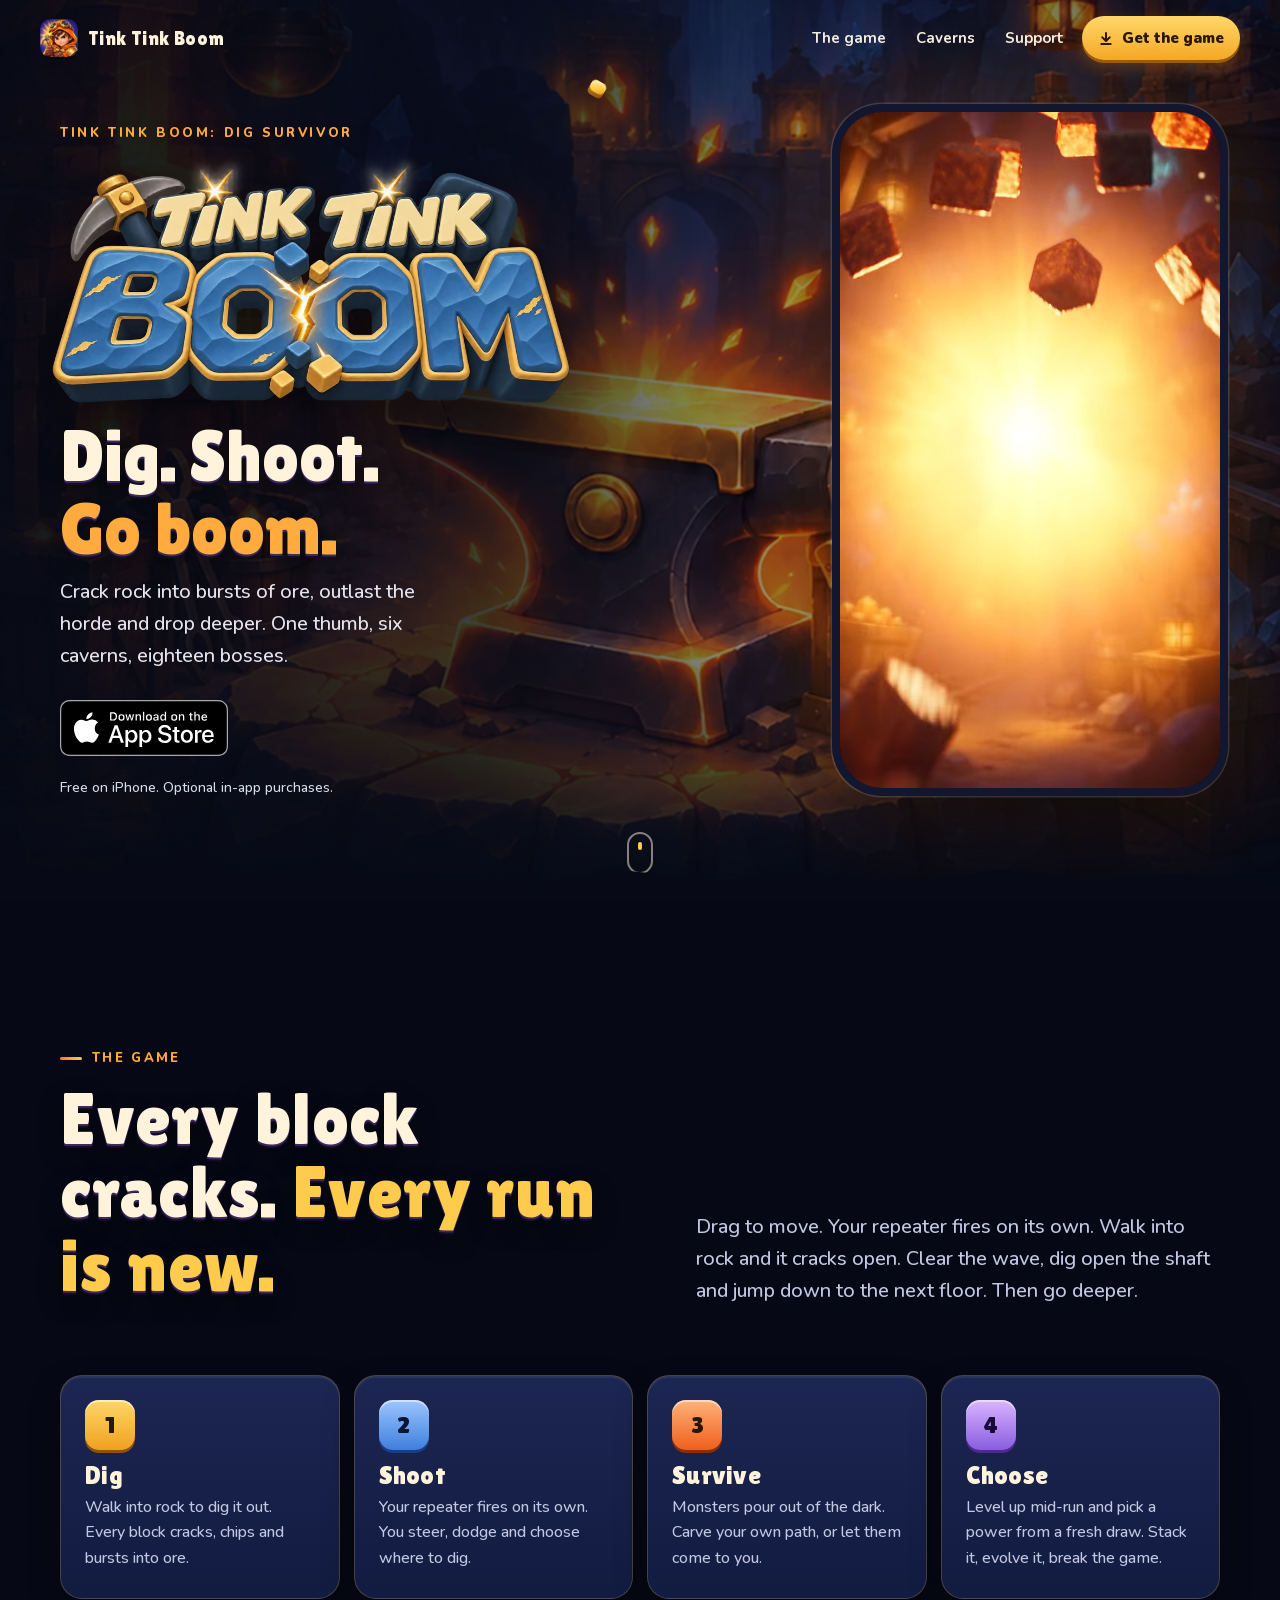
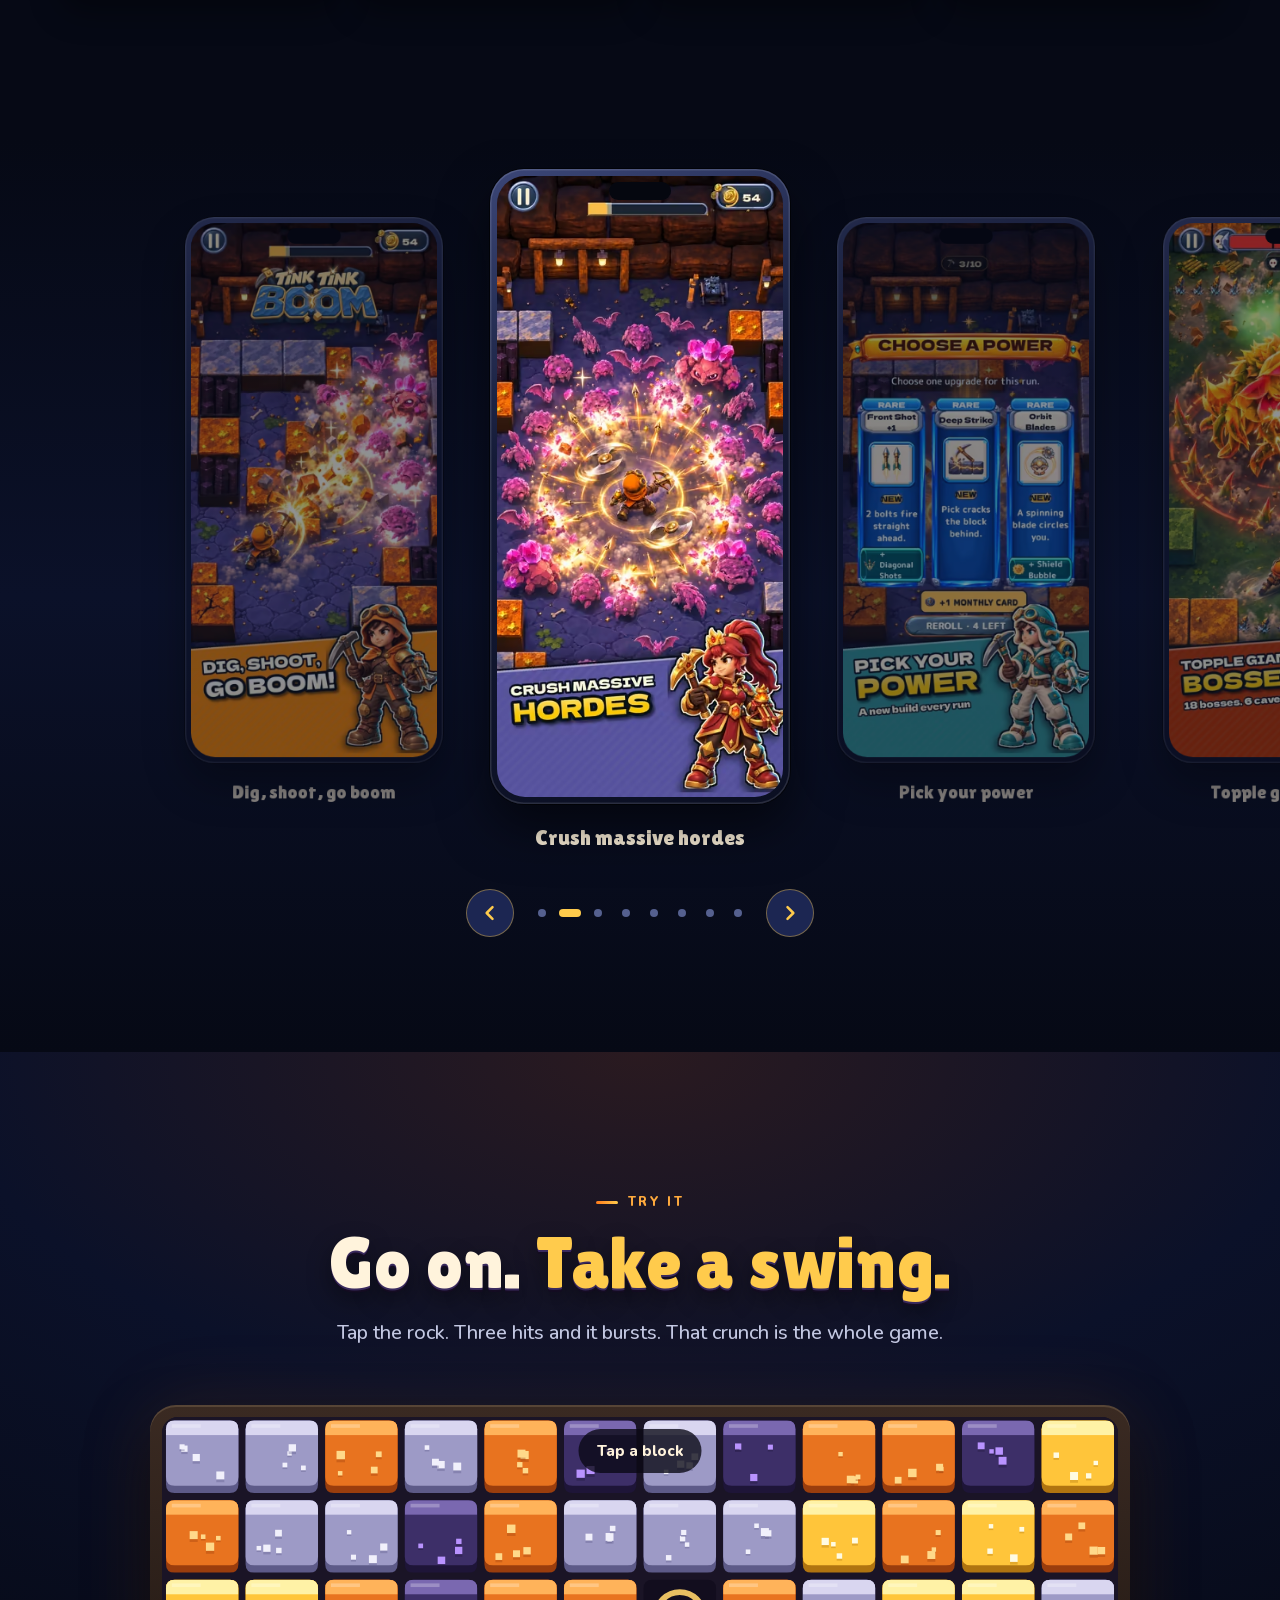
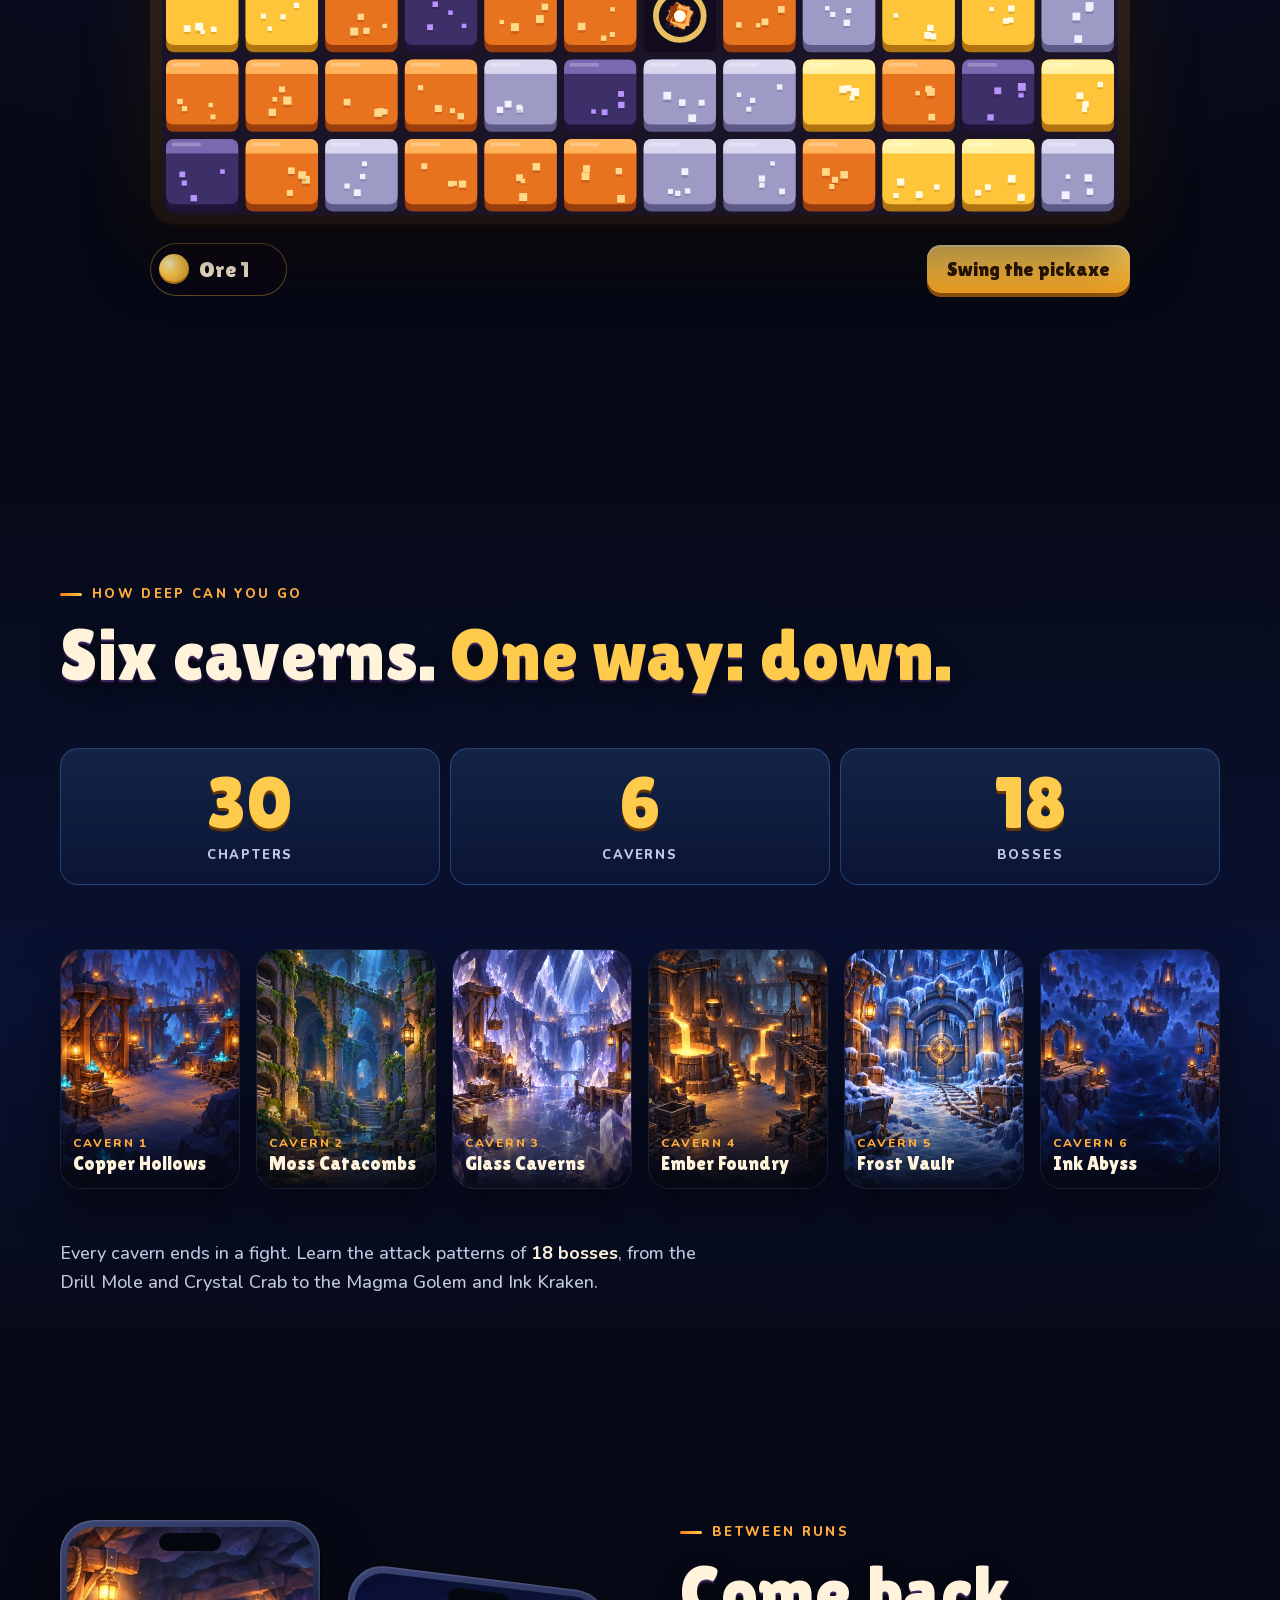
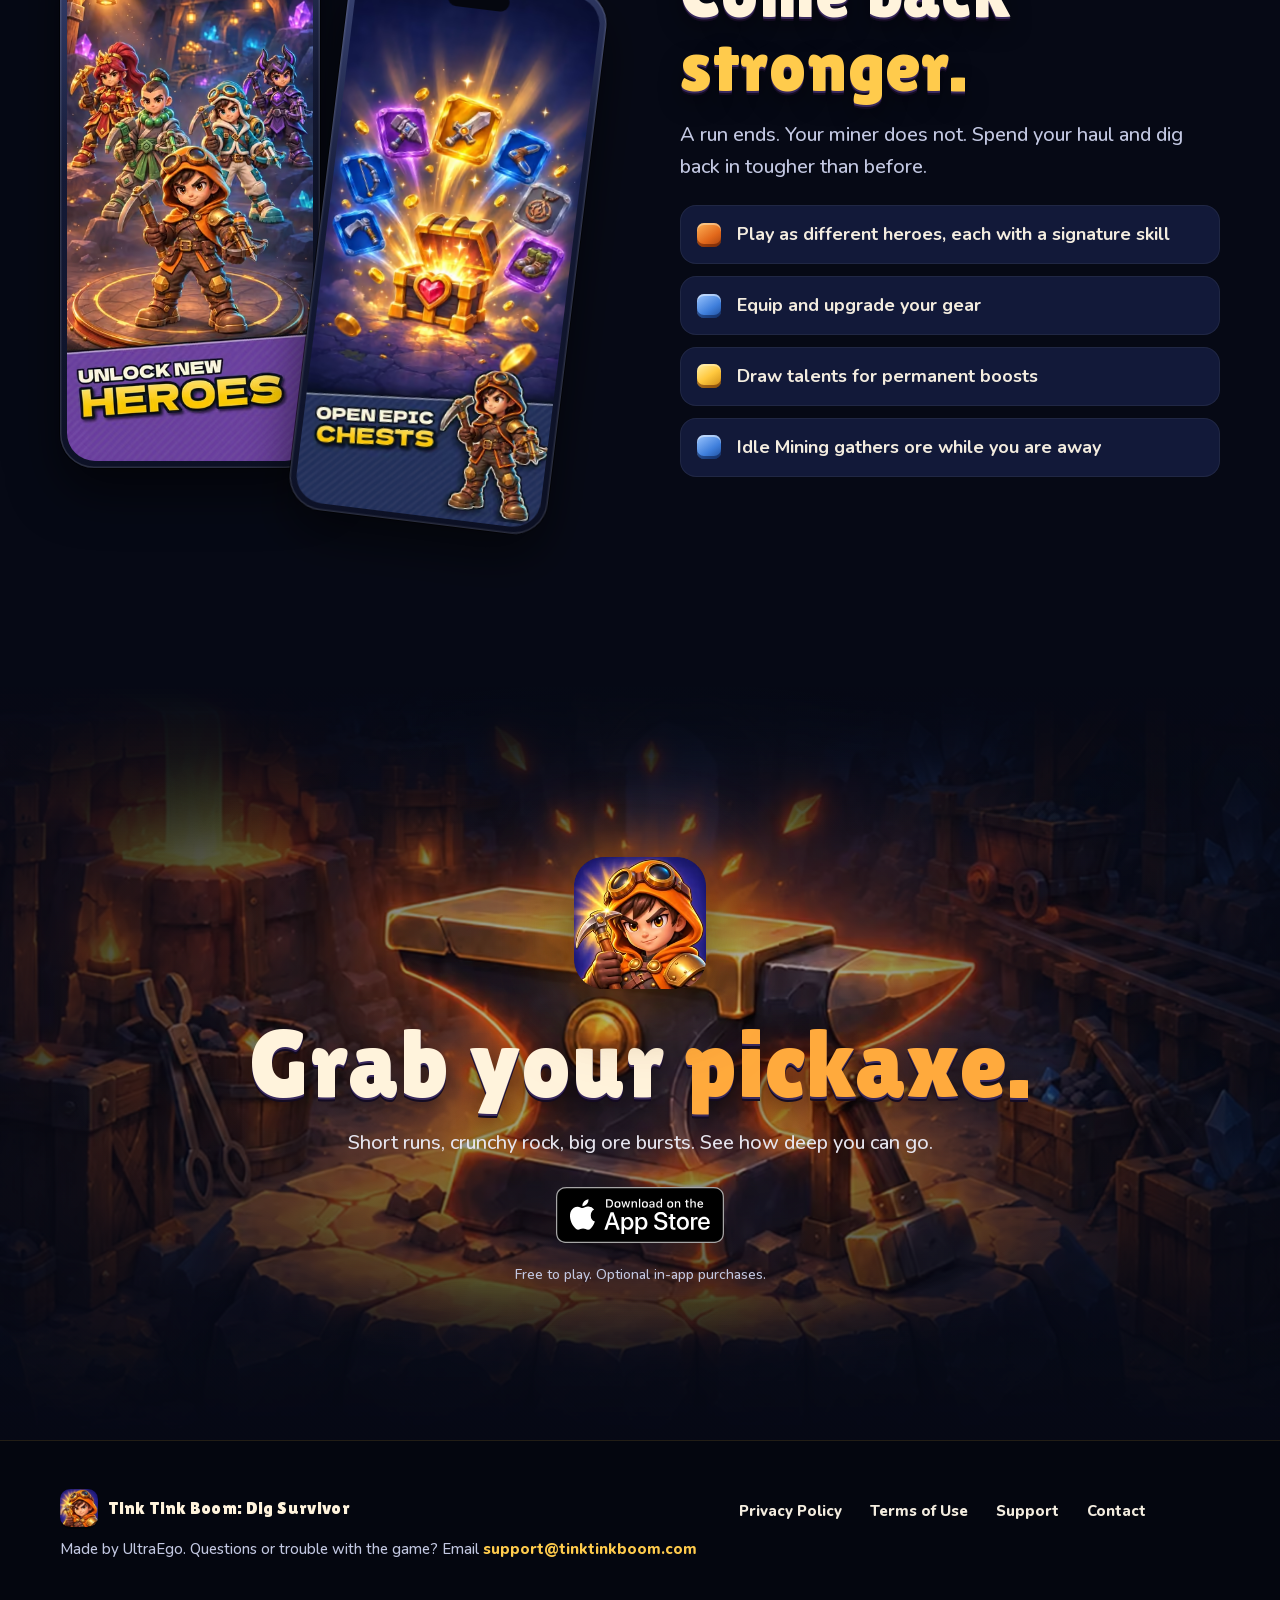
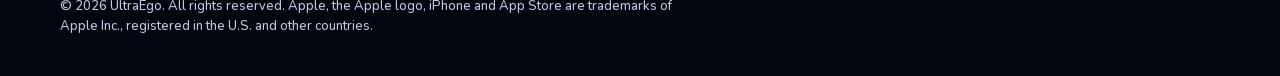
<file: index.html>
<!doctype html>
<html lang="en">
<head>
<meta charset="utf-8">
<meta name="viewport" content="width=device-width, initial-scale=1, viewport-fit=cover">
<title>Tink Tink Boom: Dig Survivor - Mining Survivor Roguelike for iPhone</title>
<meta name="description" content="Tink Tink Boom: Dig Survivor is a mining survivor roguelike for iPhone. Dig through rock, burst it into ore, pick a new power every level-up and take on 18 bosses across 6 caverns. By UltraEgo.">
<link rel="canonical" href="https://tinktinkboom.com/">
<meta name="theme-color" content="#060915">
<meta name="color-scheme" content="dark">
<meta name="apple-itunes-app" content="app-id=6823286116">
<meta name="author" content="UltraEgo">

<meta property="og:type" content="website">
<meta property="og:site_name" content="Tink Tink Boom: Dig Survivor">
<meta property="og:title" content="Tink Tink Boom: Dig Survivor">
<meta property="og:description" content="Dig, shoot, go boom. A mining survivor roguelike for iPhone: crack rock into bursts of ore, pick a power every level-up and take on 18 bosses across 6 caverns.">
<meta property="og:url" content="https://tinktinkboom.com/">
<meta property="og:image" content="https://tinktinkboom.com/assets/img/og-image.jpg">
<meta property="og:image:width" content="1200">
<meta property="og:image:height" content="630">
<meta property="og:image:alt" content="Tink Tink Boom logo over a glowing forge, with two gameplay screens of a miner breaking ore blocks">
<meta name="twitter:card" content="summary_large_image">
<meta name="twitter:title" content="Tink Tink Boom: Dig Survivor">
<meta name="twitter:description" content="Dig, shoot, go boom. A mining survivor roguelike for iPhone.">
<meta name="twitter:image" content="https://tinktinkboom.com/assets/img/og-image.jpg">
<meta name="twitter:image:alt" content="Tink Tink Boom logo over a glowing forge, with two gameplay screens of a miner breaking ore blocks">

<link rel="icon" href="/favicon.ico" sizes="any">
<link rel="icon" type="image/png" sizes="32x32" href="/favicon-32.png">
<link rel="apple-touch-icon" href="/apple-touch-icon.png">

<link rel="preload" href="assets/fonts/lilita-one-latin.woff2" as="font" type="font/woff2" crossorigin>
<link rel="preload" href="assets/fonts/nunito-latin.woff2" as="font" type="font/woff2" crossorigin>
<link rel="preload" as="image" href="assets/img/hero-poster-540.webp" type="image/webp" media="(max-width: 959px)">
<link rel="stylesheet" href="assets/site.css">

<script type="application/ld+json">
{
  "@context": "https://schema.org",
  "@type": "VideoGame",
  "name": "Tink Tink Boom: Dig Survivor",
  "alternateName": "Tink Tink Boom",
  "description": "A mining survivor roguelike. Dig through rock, burst it into ore, pick a power every level-up and take on 18 bosses across 6 caverns.",
  "genre": ["Action", "Roguelike"],
  "gamePlatform": "iOS",
  "operatingSystem": "iOS",
  "applicationCategory": "GameApplication",
  "url": "https://tinktinkboom.com/",
  "image": "https://tinktinkboom.com/assets/img/og-image.jpg",
  "installUrl": "https://apps.apple.com/app/id6823286116",
  "offers": {"@type": "Offer", "price": "0", "priceCurrency": "USD"},
  "author": {"@type": "Organization", "name": "UltraEgo", "email": "support@tinktinkboom.com"},
  "publisher": {"@type": "Organization", "name": "UltraEgo", "email": "support@tinktinkboom.com"}
}
</script>
</head>
<body>
<a class="skip" href="#main">Skip to content</a>

<header class="top" id="top">
  <a class="brand" href="#main" aria-label="Tink Tink Boom, back to top">
    <picture><source type="image/webp" srcset="assets/img/icon-96.webp"><img src="assets/img/icon-96.png" width="38" height="38" alt=""></picture>
    <span>Tink Tink Boom</span>
  </a>
  <nav aria-label="Main">
    <a class="navlink" href="#game">The game</a>
    <a class="navlink" href="#caverns">Caverns</a>
    <a class="navlink" href="https://tinktinkboom.com/inkbound-forge-legal/support/">Support</a>
    <a class="pill" href="https://apps.apple.com/app/id6823286116" rel="noopener">
      <svg viewBox="0 0 24 24" aria-hidden="true"><path fill="currentColor" d="M12 3a1.5 1.5 0 0 1 1.5 1.5v8.38l2.94-2.94a1.5 1.5 0 1 1 2.12 2.12l-5.5 5.5a1.5 1.5 0 0 1-2.12 0l-5.5-5.5a1.5 1.5 0 1 1 2.12-2.12l2.94 2.94V4.5A1.5 1.5 0 0 1 12 3zM5 19.5h14a1.5 1.5 0 0 1 0 3H5a1.5 1.5 0 0 1 0-3z"/></svg>
      Get the game
    </a>
  </nav>
</header>

<main id="main">

  <!-- HERO: opening cinematic -->
  <section class="hero" aria-labelledby="hero-title">
    <div class="hero-forge" data-depth="0.25" aria-hidden="true">
      <picture>
        <source media="(min-width: 960px)" type="image/avif" srcset="assets/img/forge-1170.avif">
        <source media="(min-width: 960px)" type="image/webp" srcset="assets/img/forge-1170.webp">
        <source media="(min-width: 960px)" srcset="assets/img/forge-1170.jpg">
        <img src="[data-uri]" alt="" width="1170" height="2532" fetchpriority="low" decoding="async">
      </picture>
    </div>
    <div class="hero-media" data-depth="-0.06">
      <picture>
        <source type="image/webp" srcset="assets/img/hero-poster-540.webp 540w, assets/img/hero-poster-720.webp 720w" sizes="(min-width: 960px) 380px, 100vw">
        <img src="assets/img/hero-poster-720.jpg" width="720" height="1280" fetchpriority="high"
             alt="The Tink Tink Boom logo glowing in a lantern-lit mine after the cave floor bursts into blocks">
      </picture>
      <video id="hero-video" muted loop playsinline preload="none" aria-hidden="true" tabindex="-1"
             data-webm="assets/video/opening-720.webm" data-mp4="assets/video/opening-720.mp4"></video>
    </div>
    <div class="embers" aria-hidden="true"></div>
    <span class="cube" data-depth="0.5" style="--s:30px;left:7%;top:22%;rotate:14deg" aria-hidden="true"></span>
    <span class="cube slate" data-depth="0.8" style="--s:20px;left:84%;top:16%;rotate:-18deg" aria-hidden="true"></span>
    <span class="cube gold" data-depth="1.1" style="--s:16px;left:46%;top:9%;rotate:30deg" aria-hidden="true"></span>

    <div class="hero-copy">
      <h1 id="hero-title">Tink Tink Boom: Dig Survivor</h1>
      <picture>
        <source media="(min-width: 960px)" type="image/avif" srcset="assets/img/logo-480.avif 480w, assets/img/logo-960.avif 960w" sizes="520px">
        <source media="(min-width: 960px)" type="image/webp" srcset="assets/img/logo-480.webp 480w, assets/img/logo-960.webp 960w" sizes="520px">
        <source media="(min-width: 960px)" srcset="assets/img/logo-480.png">
        <img class="hero-logo" src="[data-uri]" width="480" height="244" alt="" decoding="async">
      </picture>
      <p class="tagline chunk">Dig. Shoot. <span class="hot">Go&nbsp;boom.</span></p>
      <p class="lede">Crack rock into bursts of ore, outlast the horde and drop deeper. One thumb, six caverns, eighteen bosses.</p>
      <div>
        <a class="badge" href="https://apps.apple.com/app/id6823286116" rel="noopener">
          <img src="assets/img/app-store-badge.svg" width="168" height="56" alt="Download on the App Store">
        </a>
        <p class="badge-note">Free on iPhone. Optional in-app purchases.</p>
      </div>
    </div>
    <span class="scroll-cue" aria-hidden="true"></span>
  </section>

  <!-- WHAT THE GAME IS -->
  <section class="game band rock-top" id="game" aria-labelledby="game-title">
    <div class="wrap">
      <div class="head">
        <div class="rv">
          <span class="eyebrow">The game</span>
          <h2 id="game-title" class="chunk">Every block cracks. <span class="gold">Every run is new.</span></h2>
        </div>
        <p class="lede rv" style="--d:1">Drag to move. Your repeater fires on its own. Walk into rock and it cracks open. Clear the wave, dig open the shaft and jump down to the next floor. Then go deeper.</p>
      </div>
      <div class="pillars">
        <article class="pillar rv" style="--d:0"><span class="num" aria-hidden="true">1</span><h3>Dig</h3><p>Walk into rock to dig it out. Every block cracks, chips and bursts into ore.</p></article>
        <article class="pillar rv" style="--d:1"><span class="num" aria-hidden="true">2</span><h3>Shoot</h3><p>Your repeater fires on its own. You steer, dodge and choose where to dig.</p></article>
        <article class="pillar rv" style="--d:2"><span class="num" aria-hidden="true">3</span><h3>Survive</h3><p>Monsters pour out of the dark. Carve your own path, or let them come to you.</p></article>
        <article class="pillar rv" style="--d:3"><span class="num" aria-hidden="true">4</span><h3>Choose</h3><p>Level up mid-run and pick a power from a fresh draw. Stack it, evolve it, break the game.</p></article>
      </div>
    </div>
  </section>

  <!-- SCREENSHOTS -->
  <section class="shots" aria-labelledby="shots-title">
    <h2 id="shots-title" class="sr-only">Screenshots</h2>
    <div class="reel" id="reel" tabindex="0" role="region" aria-label="Game screenshots, scroll sideways">
      <figure class="phone"><div class="frame"><picture><source type="image/avif" srcset="assets/img/shot-hook-360.avif 360w, assets/img/shot-hook-540.avif 540w, assets/img/shot-hook-720.avif 720w" sizes="(min-width: 960px) 286px, 226px"><source type="image/webp" srcset="assets/img/shot-hook-360.webp 360w, assets/img/shot-hook-540.webp 540w, assets/img/shot-hook-720.webp 720w" sizes="(min-width: 960px) 286px, 226px"><img src="assets/img/shot-hook-360.jpg" width="360" height="782" loading="lazy" decoding="async" alt="A miner swings a pickaxe and ore blocks explode around him in a lantern-lit cave"></picture></div><figcaption>Dig, shoot, go boom</figcaption></figure>
      <figure class="phone"><div class="frame"><picture><source type="image/avif" srcset="assets/img/shot-hordes-360.avif 360w, assets/img/shot-hordes-540.avif 540w, assets/img/shot-hordes-720.avif 720w" sizes="(min-width: 960px) 286px, 226px"><source type="image/webp" srcset="assets/img/shot-hordes-360.webp 360w, assets/img/shot-hordes-540.webp 540w, assets/img/shot-hordes-720.webp 720w" sizes="(min-width: 960px) 286px, 226px"><img src="assets/img/shot-hordes-360.jpg" width="360" height="782" loading="lazy" decoding="async" alt="A ring of golden blasts clears a swarm of pink cave monsters"></picture></div><figcaption>Crush massive hordes</figcaption></figure>
      <figure class="phone"><div class="frame"><picture><source type="image/avif" srcset="assets/img/shot-power-360.avif 360w, assets/img/shot-power-540.avif 540w, assets/img/shot-power-720.avif 720w" sizes="(min-width: 960px) 286px, 226px"><source type="image/webp" srcset="assets/img/shot-power-360.webp 360w, assets/img/shot-power-540.webp 540w, assets/img/shot-power-720.webp 720w" sizes="(min-width: 960px) 286px, 226px"><img src="assets/img/shot-power-360.jpg" width="360" height="782" loading="lazy" decoding="async" alt="The Choose a Power screen with three upgrade cards: Front Shot, Deep Strike and Orbit Blades"></picture></div><figcaption>Pick your power</figcaption></figure>
      <figure class="phone"><div class="frame"><picture><source type="image/avif" srcset="assets/img/shot-bosses-360.avif 360w, assets/img/shot-bosses-540.avif 540w, assets/img/shot-bosses-720.avif 720w" sizes="(min-width: 960px) 286px, 226px"><source type="image/webp" srcset="assets/img/shot-bosses-360.webp 360w, assets/img/shot-bosses-540.webp 540w, assets/img/shot-bosses-720.webp 720w" sizes="(min-width: 960px) 286px, 226px"><img src="assets/img/shot-bosses-360.jpg" width="360" height="782" loading="lazy" decoding="async" alt="A giant fiery plant boss fills a mossy arena while the hero fights back"></picture></div><figcaption>Topple giant bosses</figcaption></figure>
      <figure class="phone"><div class="frame"><picture><source type="image/avif" srcset="assets/img/shot-strike-gold-360.avif 360w, assets/img/shot-strike-gold-540.avif 540w, assets/img/shot-strike-gold-720.avif 720w" sizes="(min-width: 960px) 286px, 226px"><source type="image/webp" srcset="assets/img/shot-strike-gold-360.webp 360w, assets/img/shot-strike-gold-540.webp 540w, assets/img/shot-strike-gold-720.webp 720w" sizes="(min-width: 960px) 286px, 226px"><img src="assets/img/shot-strike-gold-360.jpg" width="360" height="782" loading="lazy" decoding="async" alt="Copper and gold ore blocks crack open into sparkling crystals"></picture></div><figcaption>Crack rock, strike gold</figcaption></figure>
      <figure class="phone"><div class="frame"><picture><source type="image/avif" srcset="assets/img/shot-heroes-360.avif 360w, assets/img/shot-heroes-540.avif 540w, assets/img/shot-heroes-720.avif 720w" sizes="(min-width: 960px) 286px, 226px"><source type="image/webp" srcset="assets/img/shot-heroes-360.webp 360w, assets/img/shot-heroes-540.webp 540w, assets/img/shot-heroes-720.webp 720w" sizes="(min-width: 960px) 286px, 226px"><img src="assets/img/shot-heroes-360.jpg" width="360" height="782" loading="lazy" decoding="async" alt="Five miner heroes line up in a crystal cave, each in their own gear"></picture></div><figcaption>Unlock new heroes</figcaption></figure>
      <figure class="phone"><div class="frame"><picture><source type="image/avif" srcset="assets/img/shot-chests-360.avif 360w, assets/img/shot-chests-540.avif 540w, assets/img/shot-chests-720.avif 720w" sizes="(min-width: 960px) 286px, 226px"><source type="image/webp" srcset="assets/img/shot-chests-360.webp 360w, assets/img/shot-chests-540.webp 540w, assets/img/shot-chests-720.webp 720w" sizes="(min-width: 960px) 286px, 226px"><img src="assets/img/shot-chests-360.jpg" width="360" height="782" loading="lazy" decoding="async" alt="A golden chest bursts open and gear icons fly out with coins"></picture></div><figcaption>Open epic chests</figcaption></figure>
      <figure class="phone"><div class="frame"><picture><source type="image/avif" srcset="assets/img/shot-one-thumb-360.avif 360w, assets/img/shot-one-thumb-540.avif 540w, assets/img/shot-one-thumb-720.avif 720w" sizes="(min-width: 960px) 286px, 226px"><source type="image/webp" srcset="assets/img/shot-one-thumb-360.webp 360w, assets/img/shot-one-thumb-540.webp 540w, assets/img/shot-one-thumb-720.webp 720w" sizes="(min-width: 960px) 286px, 226px"><img src="assets/img/shot-one-thumb-360.jpg" width="360" height="782" loading="lazy" decoding="async" alt="The on-screen joystick steers the miner through a cave of ore blocks"></picture></div><figcaption>Play with one thumb</figcaption></figure>
    </div>
    <div class="reel-ui">
      <button class="arrow" type="button" data-step="-1" aria-label="Previous screenshot"><svg viewBox="0 0 24 24" aria-hidden="true"><path fill="none" stroke="currentColor" stroke-width="3" stroke-linecap="round" stroke-linejoin="round" d="M15 5l-7 7 7 7"/></svg></button>
      <div class="dots" id="dots"></div>
      <button class="arrow" type="button" data-step="1" aria-label="Next screenshot"><svg viewBox="0 0 24 24" aria-hidden="true"><path fill="none" stroke="currentColor" stroke-width="3" stroke-linecap="round" stroke-linejoin="round" d="M9 5l7 7-7 7"/></svg></button>
    </div>
  </section>

  <!-- SIGNATURE: tap the rock -->
  <section class="dig band" id="dig" aria-labelledby="dig-title">
    <div class="wrap">
      <div class="head rv">
        <span class="eyebrow">Try it</span>
        <h2 id="dig-title" class="chunk">Go on. <span class="gold">Take a swing.</span></h2>
        <p class="lede">Tap the rock. Three hits and it bursts. That crunch is the whole game.</p>
      </div>
      <div class="wall-box rv-pop" id="wall-box">
        <canvas id="wall" width="700" height="500" aria-label="A wall of ore blocks. Tap a block to crack it, three taps break it." role="img"></canvas>
        <span class="wall-hint" id="wall-hint" aria-hidden="true">Tap a block</span>
      </div>
      <div class="wall-hud wrap" style="max-width:980px;padding:0">
        <span class="ore" id="ore"><span class="coin" aria-hidden="true"></span><span>Ore <b id="ore-n">0</b></span></span>
        <span class="sr-only" id="ore-live" aria-live="polite"></span>
        <button class="swing" id="swing" type="button">Swing the pickaxe</button>
      </div>
    </div>
  </section>

  <!-- CAVERNS -->
  <section class="caverns band" id="caverns" aria-labelledby="caverns-title">
    <div class="wrap">
      <div class="head rv">
        <span class="eyebrow">How deep can you go</span>
        <h2 id="caverns-title" class="chunk">Six caverns. <span class="gold">One way: down.</span></h2>
      </div>
      <div class="stats">
        <div class="stat rv-pop" style="--d:0"><b data-count="30">30</b><span>Chapters</span></div>
        <div class="stat rv-pop" style="--d:1"><b data-count="6">6</b><span>Caverns</span></div>
        <div class="stat rv-pop" style="--d:2"><b data-count="18">18</b><span>Bosses</span></div>
      </div>
      <div class="descent">
        <figure class="cavern rv" style="--i:0;--d:0"><picture><source type="image/avif" srcset="assets/img/cavern-copper-360.avif 360w, assets/img/cavern-copper-540.avif 540w, assets/img/cavern-copper-720.avif 720w" sizes="(min-width: 960px) 190px, (min-width: 720px) 40vw, 68vw"><source type="image/webp" srcset="assets/img/cavern-copper-360.webp 360w, assets/img/cavern-copper-540.webp 540w, assets/img/cavern-copper-720.webp 720w" sizes="(min-width: 960px) 190px, (min-width: 720px) 40vw, 68vw"><img src="assets/img/cavern-copper-360.jpg" width="360" height="480" loading="lazy" decoding="async" alt="Copper Hollows: a lantern-lit mine with a molten copper forge"></picture><figcaption><small>Cavern 1</small><strong>Copper Hollows</strong></figcaption></figure>
        <figure class="cavern rv" style="--i:1;--d:1"><picture><source type="image/avif" srcset="assets/img/cavern-moss-360.avif 360w, assets/img/cavern-moss-540.avif 540w, assets/img/cavern-moss-720.avif 720w" sizes="(min-width: 960px) 190px, (min-width: 720px) 40vw, 68vw"><source type="image/webp" srcset="assets/img/cavern-moss-360.webp 360w, assets/img/cavern-moss-540.webp 540w, assets/img/cavern-moss-720.webp 720w" sizes="(min-width: 960px) 190px, (min-width: 720px) 40vw, 68vw"><img src="assets/img/cavern-moss-360.jpg" width="360" height="480" loading="lazy" decoding="async" alt="Moss Catacombs: overgrown stone arches and glowing mushrooms"></picture><figcaption><small>Cavern 2</small><strong>Moss Catacombs</strong></figcaption></figure>
        <figure class="cavern rv" style="--i:2;--d:2"><picture><source type="image/avif" srcset="assets/img/cavern-glass-360.avif 360w, assets/img/cavern-glass-540.avif 540w, assets/img/cavern-glass-720.avif 720w" sizes="(min-width: 960px) 190px, (min-width: 720px) 40vw, 68vw"><source type="image/webp" srcset="assets/img/cavern-glass-360.webp 360w, assets/img/cavern-glass-540.webp 540w, assets/img/cavern-glass-720.webp 720w" sizes="(min-width: 960px) 190px, (min-width: 720px) 40vw, 68vw"><img src="assets/img/cavern-glass-360.jpg" width="360" height="480" loading="lazy" decoding="async" alt="Glass Caverns: towering violet crystals over a mirror floor"></picture><figcaption><small>Cavern 3</small><strong>Glass Caverns</strong></figcaption></figure>
        <figure class="cavern rv" style="--i:3;--d:3"><picture><source type="image/avif" srcset="assets/img/cavern-ember-360.avif 360w, assets/img/cavern-ember-540.avif 540w, assets/img/cavern-ember-720.avif 720w" sizes="(min-width: 960px) 190px, (min-width: 720px) 40vw, 68vw"><source type="image/webp" srcset="assets/img/cavern-ember-360.webp 360w, assets/img/cavern-ember-540.webp 540w, assets/img/cavern-ember-720.webp 720w" sizes="(min-width: 960px) 190px, (min-width: 720px) 40vw, 68vw"><img src="assets/img/cavern-ember-360.jpg" width="360" height="480" loading="lazy" decoding="async" alt="Ember Foundry: rivers of lava pour from iron crucibles"></picture><figcaption><small>Cavern 4</small><strong>Ember Foundry</strong></figcaption></figure>
        <figure class="cavern rv" style="--i:4;--d:4"><picture><source type="image/avif" srcset="assets/img/cavern-frost-360.avif 360w, assets/img/cavern-frost-540.avif 540w, assets/img/cavern-frost-720.avif 720w" sizes="(min-width: 960px) 190px, (min-width: 720px) 40vw, 68vw"><source type="image/webp" srcset="assets/img/cavern-frost-360.webp 360w, assets/img/cavern-frost-540.webp 540w, assets/img/cavern-frost-720.webp 720w" sizes="(min-width: 960px) 190px, (min-width: 720px) 40vw, 68vw"><img src="assets/img/cavern-frost-360.jpg" width="360" height="480" loading="lazy" decoding="async" alt="Frost Vault: an icy rail track leads to a sealed vault door"></picture><figcaption><small>Cavern 5</small><strong>Frost Vault</strong></figcaption></figure>
        <figure class="cavern rv" style="--i:5;--d:5"><picture><source type="image/avif" srcset="assets/img/cavern-ink-360.avif 360w, assets/img/cavern-ink-540.avif 540w, assets/img/cavern-ink-720.avif 720w" sizes="(min-width: 960px) 190px, (min-width: 720px) 40vw, 68vw"><source type="image/webp" srcset="assets/img/cavern-ink-360.webp 360w, assets/img/cavern-ink-540.webp 540w, assets/img/cavern-ink-720.webp 720w" sizes="(min-width: 960px) 190px, (min-width: 720px) 40vw, 68vw"><img src="assets/img/cavern-ink-360.jpg" width="360" height="480" loading="lazy" decoding="async" alt="Ink Abyss: floating islands of rock over a deep blue void"></picture><figcaption><small>Cavern 6</small><strong>Ink Abyss</strong></figcaption></figure>
      </div>
      <p class="bosses rv">Every cavern ends in a fight. Learn the attack patterns of <strong>18 bosses</strong>, from the Drill Mole and Crystal Crab to the Magma Golem and Ink Kraken.</p>
    </div>
  </section>

  <!-- META -->
  <section class="meta band" aria-labelledby="meta-title">
    <div class="wrap meta-grid">
      <div class="duo rv-pop" aria-hidden="false">
        <div class="duo-glow" aria-hidden="true"></div>
        <figure class="phone"><div class="frame"><picture><source type="image/avif" srcset="assets/img/shot-heroes-360.avif 360w, assets/img/shot-heroes-540.avif 540w, assets/img/shot-heroes-720.avif 720w" sizes="260px"><source type="image/webp" srcset="assets/img/shot-heroes-360.webp 360w, assets/img/shot-heroes-540.webp 540w, assets/img/shot-heroes-720.webp 720w" sizes="260px"><img src="assets/img/shot-heroes-360.jpg" width="360" height="782" loading="lazy" decoding="async" alt="The hero roster: five miners, each with a signature skill"></picture></div></figure>
        <figure class="phone"><div class="frame"><picture><source type="image/avif" srcset="assets/img/shot-chests-360.avif 360w, assets/img/shot-chests-540.avif 540w, assets/img/shot-chests-720.avif 720w" sizes="260px"><source type="image/webp" srcset="assets/img/shot-chests-360.webp 360w, assets/img/shot-chests-540.webp 540w, assets/img/shot-chests-720.webp 720w" sizes="260px"><img src="assets/img/shot-chests-360.jpg" width="360" height="782" loading="lazy" decoding="async" alt="A chest opening with new gear for your hero"></picture></div></figure>
      </div>
      <div>
        <div class="rv">
          <span class="eyebrow">Between runs</span>
          <h2 id="meta-title" class="chunk" style="font-size:clamp(38px,8.6vw,72px);margin:14px 0 16px">Come back <span class="gold">stronger.</span></h2>
          <p class="lede">A run ends. Your miner does not. Spend your haul and dig back in tougher than before.</p>
        </div>
        <ul class="ticks">
          <li class="rv" style="--d:0">Play as different heroes, each with a signature skill</li>
          <li class="rv" style="--d:1">Equip and upgrade your gear</li>
          <li class="rv" style="--d:2">Draw talents for permanent boosts</li>
          <li class="rv" style="--d:3">Idle Mining gathers ore while you are away</li>
          <li class="rv" style="--d:4">Daily tasks, a 7-day login calendar and a battle pass</li>
        </ul>
      </div>
    </div>
  </section>

  <!-- FINAL CTA -->
  <section class="cta" aria-labelledby="cta-title">
    <div class="cta-bg" data-depth="0.18" aria-hidden="true">
      <picture>
        <source type="image/avif" srcset="assets/img/forge-640.avif 640w, assets/img/forge-1170.avif 1170w" sizes="100vw">
        <source type="image/webp" srcset="assets/img/forge-640.webp 640w, assets/img/forge-1170.webp 1170w" sizes="100vw">
        <img src="assets/img/forge-640.jpg" width="640" height="1385" loading="lazy" decoding="async" alt="">
      </picture>
    </div>
    <div class="wrap">
      <picture>
        <source type="image/avif" srcset="assets/img/icon-240.avif 240w, assets/img/icon-480.avif 480w" sizes="132px">
        <source type="image/webp" srcset="assets/img/icon-240.webp 240w, assets/img/icon-480.webp 480w" sizes="132px">
        <img class="icon rv-pop" src="assets/img/icon-240.png" width="240" height="240" loading="lazy" decoding="async" alt="Tink Tink Boom app icon: the hooded miner hero holding a pickaxe">
      </picture>
      <h2 id="cta-title" class="chunk rv">Grab your <span class="hot">pickaxe.</span></h2>
      <p class="lede rv">Short runs, crunchy rock, big ore bursts. See how deep you can go.</p>
      <div class="rv">
        <a class="badge" href="https://apps.apple.com/app/id6823286116" rel="noopener">
          <img src="assets/img/app-store-badge.svg" width="168" height="56" alt="Download on the App Store" loading="lazy">
        </a>
        <p class="badge-note">Free to play. Optional in-app purchases.</p>
      </div>
    </div>
  </section>

</main>

<footer class="foot">
  <div class="wrap foot-in">
    <div>
      <a class="brand" href="#main">
        <picture><source type="image/webp" srcset="assets/img/icon-96.webp"><img src="assets/img/icon-96.png" width="38" height="38" alt="" loading="lazy"></picture>
        <span>Tink Tink Boom: Dig Survivor</span>
      </a>
      <p>Made by UltraEgo. Questions or trouble with the game? Email <a class="mail" href="mailto:support@tinktinkboom.com">support@tinktinkboom.com</a></p>
    </div>
    <nav aria-label="Legal and support">
      <ul>
        <li><a href="https://tinktinkboom.com/inkbound-forge-legal/privacy/">Privacy Policy</a></li>
        <li><a href="https://tinktinkboom.com/inkbound-forge-legal/terms/">Terms of Use</a></li>
        <li><a href="https://tinktinkboom.com/inkbound-forge-legal/support/">Support</a></li>
        <li><a href="mailto:support@tinktinkboom.com">Contact</a></li>
      </ul>
    </nav>
    <p class="legal">&copy; 2026 UltraEgo. All rights reserved. Apple, the Apple logo, iPhone and App Store are trademarks of Apple Inc., registered in the U.S. and other countries.</p>
  </div>
</footer>

<script src="assets/site.js" defer></script>
</body>
</html>
</file>
<file: assets/site.css>
/* Tink Tink Boom: Dig Survivor - site styles */
@font-face{font-family:"Lilita One";font-style:normal;font-weight:400;font-display:swap;src:url(fonts/lilita-one-latin.woff2) format("woff2")}
@font-face{font-family:"Nunito";font-style:normal;font-weight:400 900;font-display:swap;src:url(fonts/nunito-latin.woff2) format("woff2")}

:root{
  color-scheme:dark;
  --cave-0:#060915;
  --cave-1:#0b1129;
  --cave-2:#121b40;
  --stone:#1c2652;
  --stone-hi:#2a3770;
  --blue:#4a8be0;
  --blue-deep:#1d4c98;
  --gold:#ffcb4c;
  --gold-deep:#c4851a;
  --forge:#ff7a1a;
  --lava:#ffaa3d;
  --cream:#fff3dc;
  --text:#f3ecdf;
  --muted:#c3c8e2;
  --ink-line:#140c22;
  --radius:22px;
  --pad:clamp(16px,4vw,40px);
  --display:"Lilita One","Arial Rounded MT Bold",system-ui,sans-serif;
  --body:"Nunito",ui-rounded,system-ui,-apple-system,"Segoe UI",sans-serif;
  --ease-out:cubic-bezier(.16,1,.3,1);
  --ease-back:cubic-bezier(.34,1.56,.64,1);
}

*,*::before,*::after{box-sizing:border-box}
html{-webkit-text-size-adjust:100%;scroll-behavior:smooth;background:var(--cave-0)}
body{margin:0;background:var(--cave-0);color:var(--text);font-family:var(--body);font-size:17px;line-height:1.6;font-weight:500;overflow-x:hidden;-webkit-font-smoothing:antialiased}
img,video,canvas,svg{display:block;max-width:100%}
a{color:var(--gold)}
p{margin:0 0 1em}
h1,h2,h3{font-family:var(--display);font-weight:400;line-height:1.02;letter-spacing:.01em;margin:0}
:focus-visible{outline:3px solid var(--gold);outline-offset:3px;border-radius:8px}
.sr-only{position:absolute!important;width:1px;height:1px;padding:0;margin:-1px;overflow:hidden;clip:rect(0,0,0,0);white-space:nowrap;border:0}
.skip{position:absolute;left:12px;top:-60px;z-index:100;background:var(--gold);color:#1b1206;padding:10px 16px;border-radius:12px;font-weight:800;text-decoration:none}
.skip:focus{top:12px}

/* film grain, static, composited once */
body::after{content:"";position:fixed;inset:0;pointer-events:none;z-index:60;opacity:.07;mix-blend-mode:overlay;
  background-image:url("data:image/svg+xml,%3Csvg xmlns='http://www.w3.org/2000/svg' width='160' height='160'%3E%3Cfilter id='n'%3E%3CfeTurbulence type='fractalNoise' baseFrequency='.85' numOctaves='2' stitchTiles='stitch'/%3E%3C/filter%3E%3Crect width='100%25' height='100%25' filter='url(%23n)'/%3E%3C/svg%3E")}

.wrap{width:100%;max-width:1240px;margin:0 auto;padding:0 var(--pad)}

/* ---------- chunky type ---------- */
.chunk{font-family:var(--display);font-weight:400;line-height:1.02;color:var(--cream);text-shadow:0 2px 0 #3a2a5e,0 4px 0 var(--ink-line),0 10px 24px rgba(0,0,0,.45)}
.chunk .gold{color:var(--gold)}
.chunk .hot{color:var(--lava)}
.eyebrow{display:inline-flex;align-items:center;gap:10px;font-family:var(--body);font-weight:800;font-size:13px;letter-spacing:.18em;text-transform:uppercase;color:var(--lava)}
.eyebrow::before{content:"";width:22px;height:3px;border-radius:3px;background:linear-gradient(90deg,var(--forge),var(--gold))}
.lede{font-size:clamp(17px,2.1vw,20px);color:var(--muted);max-width:56ch}

/* ---------- header ---------- */
.top{position:fixed;inset:0 0 auto;z-index:50;padding:10px var(--pad);display:flex;align-items:center;justify-content:space-between;gap:12px;transition:background .35s,box-shadow .35s,transform .35s var(--ease-out)}
.top.solid{background:rgba(8,12,30,.82);-webkit-backdrop-filter:blur(14px) saturate(140%);backdrop-filter:blur(14px) saturate(140%);box-shadow:0 1px 0 rgba(255,203,76,.12)}
.brand{display:flex;align-items:center;gap:10px;text-decoration:none;color:var(--cream);font-family:var(--display);font-size:19px;letter-spacing:.02em}
.brand span,.pill{white-space:nowrap}
@media (max-width:400px){.top .brand{font-size:17px;gap:8px}.top .brand img{width:34px;height:34px}.top .pill{padding:0 13px;font-size:14px}}
.brand img{width:38px;height:38px;border-radius:10px;box-shadow:0 2px 0 rgba(0,0,0,.4)}
.top nav{display:flex;align-items:center;gap:6px}
.top nav a.navlink{display:none;color:var(--text);text-decoration:none;font-weight:700;font-size:15px;padding:8px 12px;border-radius:10px}
.top nav a.navlink:hover{color:var(--gold)}
.pill{display:inline-flex;align-items:center;gap:8px;min-height:44px;padding:0 16px;border-radius:999px;background:linear-gradient(180deg,#ffd768,#f5a623);color:#2a1604;font-weight:900;font-size:15px;text-decoration:none;box-shadow:0 3px 0 #9a5a0c,0 8px 18px rgba(255,140,30,.3);transition:transform .2s var(--ease-back)}
.pill:hover{transform:translateY(-2px)}
.pill:active{transform:translateY(1px)}
.pill svg{width:16px;height:16px}

/* ---------- App Store badge (official artwork, unmodified) ---------- */
.badge{display:inline-block;padding:0;line-height:0;border-radius:11px;transition:transform .25s var(--ease-back),filter .25s}
.badge img{height:56px;width:auto}
.badge:hover{transform:translateY(-2px);filter:drop-shadow(0 8px 18px rgba(255,170,61,.35))}
.badge-note{font-size:14px;color:var(--muted);margin-top:12px}

/* ---------- hero ---------- */
.hero{position:relative;min-height:100svh;display:flex;align-items:flex-end;isolation:isolate;overflow:hidden}
.hero-media{position:absolute;left:0;right:0;top:0;height:min(84svh,172vw);z-index:-2}
.hero-media::after{content:"";position:absolute;inset:0;pointer-events:none;background:linear-gradient(180deg,rgba(6,9,21,.5) 0%,rgba(6,9,21,0) 14%,rgba(6,9,21,0) 62%,rgba(6,9,21,.85) 84%,var(--cave-0) 100%)}
.hero-media img,.hero-media video{position:absolute;inset:0;width:100%;height:100%;object-fit:cover}
.hero-media video{opacity:0;transition:opacity .8s ease}
.hero-media video.on{opacity:1}
.hero-forge{display:none}
.hero::before{content:"";position:absolute;inset:0;z-index:-3;background:var(--cave-0)}
.hero-copy{position:relative;width:100%;padding:min(60svh,124vw) var(--pad) calc(30px + env(safe-area-inset-bottom));text-align:center}
.hero h1{font-family:var(--body);font-weight:800;font-size:13px;letter-spacing:.2em;text-transform:uppercase;color:var(--lava);margin-bottom:10px}
.hero-logo{display:none}
.tagline{font-size:clamp(40px,11.4vw,92px);margin:0 0 10px}
.hero .lede{margin:0 auto 20px;color:#e5e4ee;max-width:34ch}
.hero .badge-note{color:#d8dbea}
.scroll-cue{display:none}

/* floating ember + cube depth layers */
.embers{position:absolute;inset:0;z-index:-1;pointer-events:none;overflow:hidden}
.embers i{position:absolute;bottom:-10px;width:5px;height:5px;border-radius:50%;background:radial-gradient(circle,#fff0b0 0,#ffb040 45%,rgba(255,120,20,0) 72%);opacity:0;animation:rise 7s linear infinite;will-change:transform,opacity}
@keyframes rise{0%{transform:translate3d(0,0,0) scale(.6);opacity:0}12%{opacity:.95}70%{opacity:.7}100%{transform:translate3d(var(--dx,20px),-92vh,0) scale(1.1);opacity:0}}
.cube{position:absolute;z-index:-1;width:var(--s,26px);height:var(--s,26px);border-radius:5px;pointer-events:none;
  background:linear-gradient(145deg,#ffb257 0%,#e2681b 55%,#a2400f 100%);box-shadow:inset 0 3px 0 rgba(255,240,200,.45),inset 0 -4px 0 rgba(80,20,0,.5),0 10px 22px rgba(0,0,0,.45);will-change:transform}
.cube.slate{background:linear-gradient(145deg,#c8c6e6 0%,#8d8bb6 55%,#5c5a86 100%);box-shadow:inset 0 3px 0 rgba(255,255,255,.4),inset 0 -4px 0 rgba(30,20,60,.5),0 10px 22px rgba(0,0,0,.45)}
.cube.gold{background:linear-gradient(145deg,#fff1a8 0%,#ffc83e 50%,#c98612 100%)}

/* ---------- section scaffolding ---------- */
section{position:relative;scroll-margin-top:64px}
.band{padding:clamp(72px,11vw,140px) 0}
.rock-top{position:relative}
.rock-top::before{content:"";position:absolute;left:0;right:0;top:-38px;height:40px;background:inherit;
  clip-path:polygon(0 100%,0 62%,6% 40%,11% 58%,18% 22%,26% 48%,33% 30%,41% 64%,48% 18%,56% 46%,63% 26%,70% 56%,78% 20%,85% 44%,92% 28%,100% 54%,100% 100%)}
.head{margin-bottom:clamp(32px,5vw,56px)}
.head h2{font-size:clamp(38px,8.6vw,72px);margin:14px 0 16px}

/* ---------- the game ---------- */
.game{background:var(--cave-0)}
.pillars{display:grid;gap:14px;grid-template-columns:1fr;margin-top:8px}
.pillar{position:relative;padding:22px 22px 22px 84px;border-radius:var(--radius);background:linear-gradient(180deg,var(--stone) 0%,var(--cave-2) 100%);
  border:1.5px solid rgba(255,203,76,.22);box-shadow:inset 0 2px 0 rgba(255,255,255,.06),0 14px 30px rgba(0,0,0,.35)}
.pillar .num{position:absolute;left:18px;top:20px;width:50px;height:50px;border-radius:14px;display:grid;place-items:center;font-family:var(--display);font-size:24px;color:#2a1604;
  background:linear-gradient(180deg,#ffd768,#f0a020);box-shadow:inset 0 2px 0 rgba(255,255,255,.55),0 3px 0 #8f520b}
.pillar:nth-child(2) .num{background:linear-gradient(180deg,#9cc6ff,#3f7fdc);color:#071433;box-shadow:inset 0 2px 0 rgba(255,255,255,.5),0 3px 0 #173f86}
.pillar:nth-child(3) .num{background:linear-gradient(180deg,#ffb37a,#ef5f1c);box-shadow:inset 0 2px 0 rgba(255,255,255,.5),0 3px 0 #8a2e07}
.pillar:nth-child(4) .num{background:linear-gradient(180deg,#d9b6ff,#8a5ce0);color:#1a0838;box-shadow:inset 0 2px 0 rgba(255,255,255,.5),0 3px 0 #4c2a92}
.pillar h3{font-size:26px;color:var(--cream);margin-bottom:6px}
.pillar p{margin:0;color:var(--muted);font-size:16px}

/* ---------- screenshot carousel ---------- */
.shots{background:linear-gradient(180deg,var(--cave-0) 0%,var(--cave-1) 50%,var(--cave-0) 100%);padding-bottom:clamp(60px,9vw,120px);overflow:hidden}
.reel{display:flex;gap:18px;overflow-x:auto;scroll-snap-type:x mandatory;padding:30px calc(50% - 120px) 34px;scrollbar-width:none;-webkit-overflow-scrolling:touch;overscroll-behavior-x:contain}
.reel::-webkit-scrollbar{display:none}
.reel:focus-visible{outline-offset:-6px}
.phone{flex:0 0 240px;scroll-snap-align:center;margin:0;transform:scale(var(--k,.86));opacity:var(--o,.6);transition:transform .15s linear,opacity .15s linear;will-change:transform}
.phone .frame{position:relative;border-radius:34px;padding:7px;background:linear-gradient(160deg,#3b4677,#141a36 40%,#0b0f22);box-shadow:inset 0 0 0 1.5px rgba(255,255,255,.12),0 24px 50px rgba(0,0,0,.55),0 0 0 1px rgba(0,0,0,.6)}
.phone .frame::after{content:"";position:absolute;top:13px;left:50%;width:62px;height:18px;margin-left:-31px;border-radius:12px;background:#05070f}
.phone img{width:100%;height:auto;aspect-ratio:1320/2868;border-radius:28px;background:var(--cave-2)}
.phone figcaption{margin-top:16px;text-align:center;font-family:var(--display);font-size:22px;color:var(--cream)}
.reel-ui{display:flex;align-items:center;justify-content:center;gap:16px}
.arrow{width:48px;height:48px;border-radius:50%;border:1.5px solid rgba(255,203,76,.4);background:var(--stone);color:var(--gold);display:grid;place-items:center;cursor:pointer;transition:transform .2s var(--ease-back),background .2s}
.arrow:hover{background:var(--stone-hi);transform:scale(1.06)}
.arrow svg{width:20px;height:20px}
.dots{display:flex;gap:4px}
.dots button{width:24px;height:24px;border:0;padding:0;background:none;cursor:pointer;display:grid;place-items:center}
.dots button::before{content:"";width:8px;height:8px;border-radius:4px;background:#55608f;transition:width .3s var(--ease-out),background .3s}
.dots button[aria-current="true"]::before{width:22px;background:var(--gold)}

/* ---------- dig wall (signature interaction) ---------- */
.dig{background:radial-gradient(120% 80% at 50% 0%,#2a1a20 0%,var(--cave-1) 45%,var(--cave-0) 100%)}
.dig .head{text-align:center;display:flex;flex-direction:column;align-items:center}
.dig .lede{margin:0 auto}
.wall-box{position:relative;max-width:980px;margin:0 auto;border-radius:26px;padding:12px;background:linear-gradient(180deg,#3a2a22,#1b130f);
  box-shadow:inset 0 2px 0 rgba(255,220,170,.15),inset 0 -3px 0 rgba(0,0,0,.4),0 30px 60px rgba(0,0,0,.5),0 0 80px rgba(255,120,30,.12)}
.wall-box.shake{animation:shake .32s cubic-bezier(.36,.07,.19,.97)}
@keyframes shake{10%,90%{transform:translate3d(-1px,0,0)}20%,80%{transform:translate3d(3px,1px,0)}30%,50%,70%{transform:translate3d(-5px,-1px,0)}40%,60%{transform:translate3d(5px,1px,0)}}
#wall{width:100%;height:auto;aspect-ratio:7/5;border-radius:16px;background:#1a1426;touch-action:manipulation;cursor:pointer;-webkit-tap-highlight-color:transparent}
.wall-hud{display:flex;align-items:center;justify-content:space-between;gap:12px;margin-top:16px;flex-wrap:wrap}
.ore{display:inline-flex;align-items:center;gap:10px;padding:8px 18px 8px 8px;border-radius:999px;background:rgba(10,8,20,.7);border:1.5px solid rgba(255,203,76,.35);font-family:var(--display);font-size:22px;color:var(--cream)}
.ore b{font-weight:400;min-width:2ch;display:inline-block}
.ore .coin{width:30px;height:30px;border-radius:50%;background:radial-gradient(circle at 35% 30%,#fff6c8,#ffcb4c 40%,#c4851a 100%);box-shadow:inset 0 -2px 0 rgba(120,60,0,.5)}
.ore.pop{animation:pop .35s var(--ease-back)}
@keyframes pop{40%{transform:scale(1.14)}}
.swing{min-height:48px;padding:0 20px;border-radius:14px;border:0;cursor:pointer;font-family:var(--display);font-size:20px;color:#2a1604;background:linear-gradient(180deg,#ffd768,#f0a020);box-shadow:inset 0 2px 0 rgba(255,255,255,.55),0 4px 0 #8f520b;transition:transform .15s var(--ease-back)}
.swing:active{transform:translateY(3px);box-shadow:inset 0 2px 0 rgba(255,255,255,.55),0 1px 0 #8f520b}
.wall-hint{position:absolute;left:50%;top:24px;transform:translateX(-50%);pointer-events:none;padding:10px 18px;border-radius:999px;background:rgba(10,8,20,.78);color:var(--cream);font-weight:800;font-size:15px;transition:opacity .4s}
.wall-hint.gone{opacity:0}

/* ---------- caverns ---------- */
.caverns{background:linear-gradient(180deg,var(--cave-0),#0a1233 60%,var(--cave-0));padding-bottom:clamp(40px,6vw,80px)}
.stats{display:grid;grid-template-columns:repeat(3,1fr);gap:10px;margin:0 0 clamp(36px,6vw,64px)}
.stat{text-align:center;padding:18px 6px;border-radius:18px;background:linear-gradient(180deg,rgba(74,139,224,.18),rgba(29,76,152,.08));border:1.5px solid rgba(74,139,224,.35)}
.stat b{display:block;font-family:var(--display);font-weight:400;font-size:clamp(40px,10vw,72px);line-height:1;color:var(--gold);text-shadow:0 3px 0 #6a3a06}
.stat span{display:block;margin-top:6px;font-weight:800;font-size:13px;letter-spacing:.14em;text-transform:uppercase;color:var(--muted)}
.descent{display:flex;gap:14px;overflow-x:auto;scroll-snap-type:x mandatory;padding:6px var(--pad) 40px;margin:0 calc(var(--pad) * -1);scrollbar-width:none}
.descent::-webkit-scrollbar{display:none}
.cavern{position:relative;flex:0 0 68%;scroll-snap-align:center;margin:0;border-radius:var(--radius);overflow:hidden;aspect-ratio:3/4;
  transform:translateY(calc(var(--i) * 14px));box-shadow:0 22px 44px rgba(0,0,0,.5);border:1.5px solid rgba(255,255,255,.08)}
.cavern img{width:100%;height:100%;object-fit:cover;transform:scale(1.06);transition:transform 1.2s var(--ease-out)}
.cavern:hover img{transform:scale(1.12)}
.cavern figcaption{position:absolute;inset:auto 0 0;padding:44px 16px 16px;background:linear-gradient(180deg,transparent,rgba(5,7,18,.92))}
.cavern figcaption small{display:block;font-weight:800;font-size:12px;letter-spacing:.16em;text-transform:uppercase;color:var(--lava)}
.cavern figcaption strong{display:block;font-family:var(--display);font-weight:400;font-size:25px;color:var(--cream);line-height:1.1}
.bosses{margin:10px 0 0;color:var(--muted);max-width:60ch}
.bosses strong{color:var(--cream)}

/* ---------- meta ---------- */
.meta{background:var(--cave-0);overflow:hidden}
.meta-grid{display:grid;gap:40px;align-items:center}
.duo{position:relative;height:500px;max-width:420px;margin:0 auto;width:100%}
.duo .phone{position:absolute;width:210px;--k:1;--o:1;transition:none}
.duo .phone:first-child{left:4%;top:0;rotate:-6deg;z-index:2}
.duo .phone:last-child{right:4%;top:56px;rotate:7deg}
.duo-glow{position:absolute;inset:10% 0;border-radius:50%;background:radial-gradient(closest-side,rgba(255,138,30,.35),transparent);filter:blur(10px);z-index:-1}
.ticks{list-style:none;padding:0;margin:22px 0 0;display:grid;gap:12px}
.ticks li{position:relative;padding:14px 16px 14px 56px;border-radius:16px;background:rgba(28,38,82,.6);border:1px solid rgba(255,255,255,.06);font-weight:700}
.ticks li::before{content:"";position:absolute;left:16px;top:50%;width:24px;height:24px;margin-top:-12px;border-radius:7px;background:linear-gradient(145deg,#ffb257,#e2681b 60%,#a2400f);box-shadow:inset 0 2px 0 rgba(255,240,200,.45),inset 0 -3px 0 rgba(80,20,0,.5)}
.ticks li:nth-child(2n)::before{background:linear-gradient(145deg,#9cc6ff,#3f7fdc 60%,#1d4c98);box-shadow:inset 0 2px 0 rgba(255,255,255,.45),inset 0 -3px 0 rgba(8,20,60,.5)}
.ticks li:nth-child(3n)::before{background:linear-gradient(145deg,#fff1a8,#ffc83e 50%,#c98612)}

/* ---------- final cta ---------- */
.cta{position:relative;isolation:isolate;overflow:hidden;text-align:center;padding:clamp(90px,14vw,170px) 0 clamp(80px,12vw,140px)}
.cta-bg{position:absolute;inset:-12% 0;z-index:-2}
.cta-bg img{width:100%;height:100%;object-fit:cover;object-position:50% 52%}
.cta::before{content:"";position:absolute;inset:0;z-index:-1;background:radial-gradient(70% 60% at 50% 45%,rgba(6,9,21,.15),rgba(6,9,21,.85) 78%),linear-gradient(180deg,var(--cave-0),transparent 22%,transparent 78%,var(--cave-0))}
.cta .icon{width:132px;height:132px;margin:0 auto 26px;filter:drop-shadow(0 18px 30px rgba(0,0,0,.55)) drop-shadow(0 0 40px rgba(255,150,40,.35))}
.cta h2{font-size:clamp(46px,11vw,96px);margin-bottom:14px}
.cta .lede{margin:0 auto 28px;color:#e5e4ee}

/* ---------- footer ---------- */
.foot{background:#04060f;padding:48px 0 calc(40px + env(safe-area-inset-bottom));border-top:1px solid rgba(255,203,76,.12);font-size:15px}
.foot-in{display:grid;gap:26px}
.foot .brand{font-size:18px}
.foot p{color:var(--muted);margin:10px 0 0}
.foot nav ul{list-style:none;margin:0;padding:0;display:flex;flex-wrap:wrap;gap:6px 4px}
.foot nav a{display:inline-flex;align-items:center;min-height:44px;padding:0 12px;border-radius:10px;color:var(--text);text-decoration:none;font-weight:800}
.foot nav a:hover{color:var(--gold);background:rgba(255,255,255,.04)}
.foot .mail{color:var(--gold);font-weight:800;text-decoration:none;word-break:break-all}
.foot .mail:hover{text-decoration:underline}
.legal{color:#9aa1c4;font-size:13px;line-height:1.5}

/* ---------- reveal on scroll ---------- */
/* Content is visible by default. JS adds .pre only to elements that start
   below the fold, so nothing on the first screen ever waits for a reveal. */
.rv.pre{opacity:0;transform:translate3d(0,34px,0)}
.rv-pop.pre{opacity:0;transform:scale(.85) translate3d(0,20px,0)}
.rv.armed{transition:opacity .9s var(--ease-out),transform .9s var(--ease-out);transition-delay:calc(var(--d,0) * 90ms)}
.rv-pop.armed{transition:opacity .7s var(--ease-out),transform .8s var(--ease-back);transition-delay:calc(var(--d,0) * 90ms)}
.rv.pre.in,.rv-pop.pre.in{opacity:1;transform:none}

/* hero intro: a small lift only, fully opaque from the first frame */
.hero-copy>*{animation:lift .9s var(--ease-out) both}
.hero-copy>*:nth-child(3){animation-delay:.06s}
.hero-copy>*:nth-child(4){animation-delay:.12s}
.hero-copy>*:nth-child(5){animation-delay:.18s}
@keyframes lift{from{transform:translate3d(0,10px,0)}to{transform:none}}

/* ---------- tablet + desktop ---------- */
@media (min-width:720px){
  .pillars{grid-template-columns:1fr 1fr}
  .cavern{flex-basis:40%}
  .foot-in{grid-template-columns:1.3fr 1fr;align-items:start}
}
@media (min-width:960px){
  body{font-size:18px}
  .top{padding:16px 40px}
  .top nav a.navlink{display:inline-flex}
  .hero{align-items:center;min-height:max(720px,100vh)}
  .hero-forge{display:block;position:absolute;inset:-10% 0 -10%;z-index:-3}
  .hero-forge img{width:100%;height:100%;object-fit:cover;object-position:50% 46%;filter:saturate(1.1)}
  .hero-media{inset:auto;height:auto;right:max(40px,calc(50% - 580px));top:50%;width:min(31vw,380px);aspect-ratio:9/16;height:auto;margin-top:calc(min(31vw,380px) * -.889);
    border-radius:42px;overflow:hidden;z-index:1;box-shadow:0 0 0 8px #11162e,0 0 0 9.5px rgba(255,255,255,.14),0 40px 90px rgba(0,0,0,.65),0 0 120px rgba(255,130,30,.28)}
  .hero-media::after{display:none}
  .hero::before{z-index:-1;background:linear-gradient(90deg,rgba(6,9,21,.94) 0%,rgba(6,9,21,.78) 38%,rgba(6,9,21,.25) 70%,rgba(6,9,21,.5) 100%),linear-gradient(180deg,rgba(6,9,21,.3),transparent 30%,transparent 72%,var(--cave-0))}
  .hero-copy{max-width:1240px;margin:0 auto;padding:120px 40px 80px;text-align:left}
  .hero-copy>*{max-width:600px}
  .hero-logo{display:block;width:min(520px,42vw);height:auto;margin:0 0 6px -8px;filter:drop-shadow(0 16px 30px rgba(0,0,0,.5))}
  .hero .lede{margin:0 0 28px}
  .tagline{font-size:clamp(56px,5.6vw,84px)}
  .scroll-cue{display:block;position:absolute;left:50%;bottom:26px;width:26px;height:42px;margin-left:-13px;border-radius:14px;border:2px solid rgba(255,243,220,.5)}
  .scroll-cue::after{content:"";position:absolute;left:50%;top:8px;width:4px;height:8px;margin-left:-2px;border-radius:2px;background:var(--gold);animation:cue 1.8s var(--ease-out) infinite}
  @keyframes cue{0%{transform:translateY(0);opacity:1}70%{transform:translateY(14px);opacity:0}100%{opacity:0}}
  .pillars{grid-template-columns:repeat(4,1fr)}
  .pillar{padding:86px 24px 26px}
  .pillar .num{top:24px;left:24px}
  .game .head{display:grid;grid-template-columns:1.1fr 1fr;gap:60px;align-items:end}
  .game .head .lede{margin:0 0 12px}
  .reel{padding-left:calc(50% - 150px);padding-right:calc(50% - 150px);gap:26px}
  .phone{flex-basis:300px}
  #wall{aspect-ratio:12/5}
  .descent{overflow:visible;padding:0 0 40px;margin:0;display:grid;grid-template-columns:repeat(6,1fr);gap:16px}
  .cavern{transform:translateY(calc(var(--i) * 22px))}
  .cavern figcaption{padding:40px 12px 14px}
  .cavern figcaption strong{font-size:19px}
  .meta-grid{grid-template-columns:1fr 1fr;gap:80px}
  .duo{height:620px;max-width:none}
  .duo .phone{width:260px}
}

/* ---------- reduced motion: complete static version ---------- */
@media (prefers-reduced-motion:reduce){
  html{scroll-behavior:auto}
  *,*::before,*::after{animation:none!important;transition:none!important}
  .rv,.rv-pop,.hero-copy>*{opacity:1!important;transform:none!important}
  .embers,.cube,.scroll-cue,.hero-media video{display:none!important}
  .phone{--k:1!important;--o:1!important}
  .cavern img,.cavern:hover img{transform:none}
}
</file>
